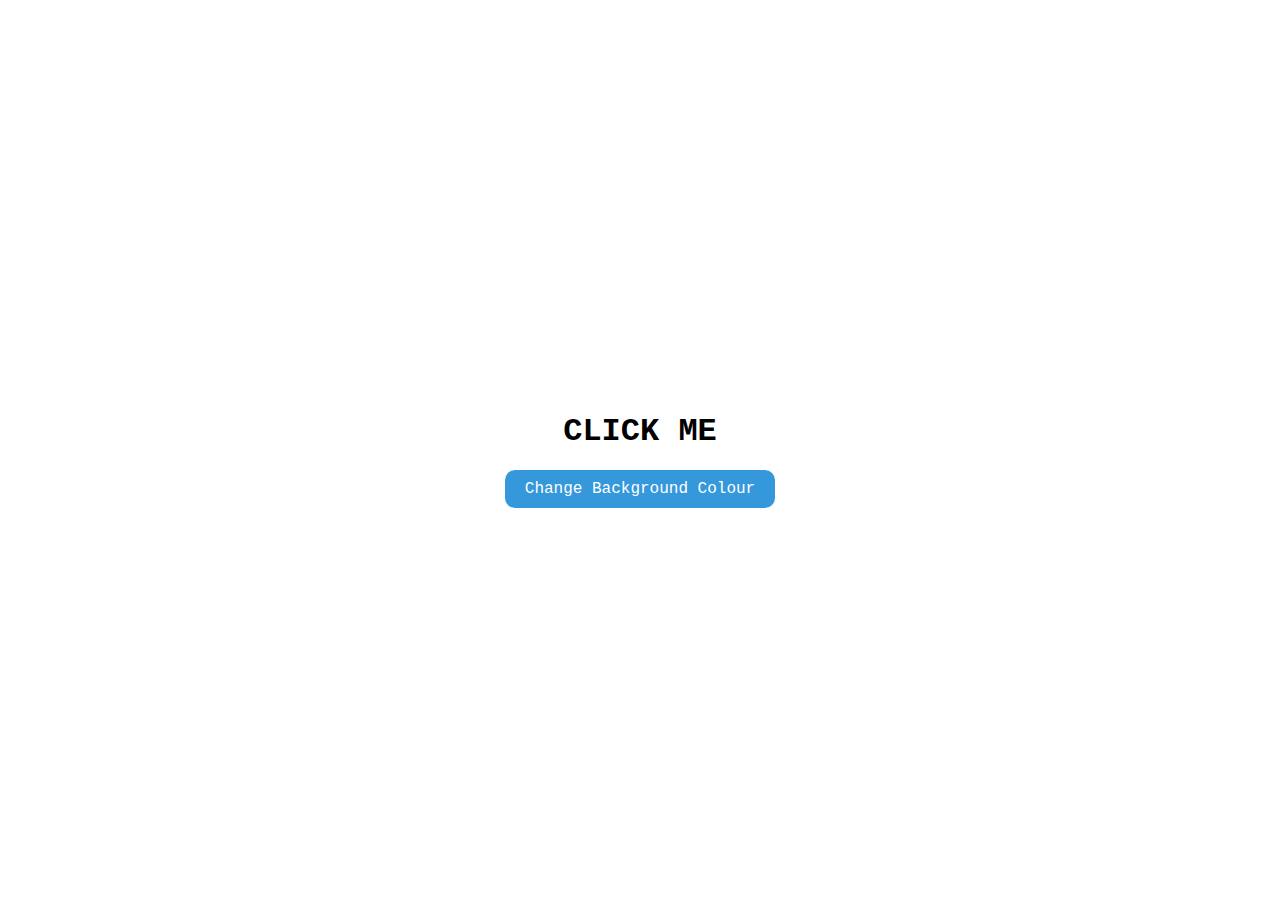
<file: BackgroundColour/index.html>
<!DOCTYPE html>
<html lang="en">

<head>
    <meta charset="UTF-8">
    <meta name="viewport" content="width=device-width, initial-scale=1.0">
    <title>Background Colour</title>
    <link rel="stylesheet" href="style.css">
</head>

<body>
    <div class="container">
        <h1>CLICK ME</h1>
        <button id="changeColourBtn">Change Background Colour</button>
    </div>
    <script src="main.js"></script>
</body>

</html>
</file>
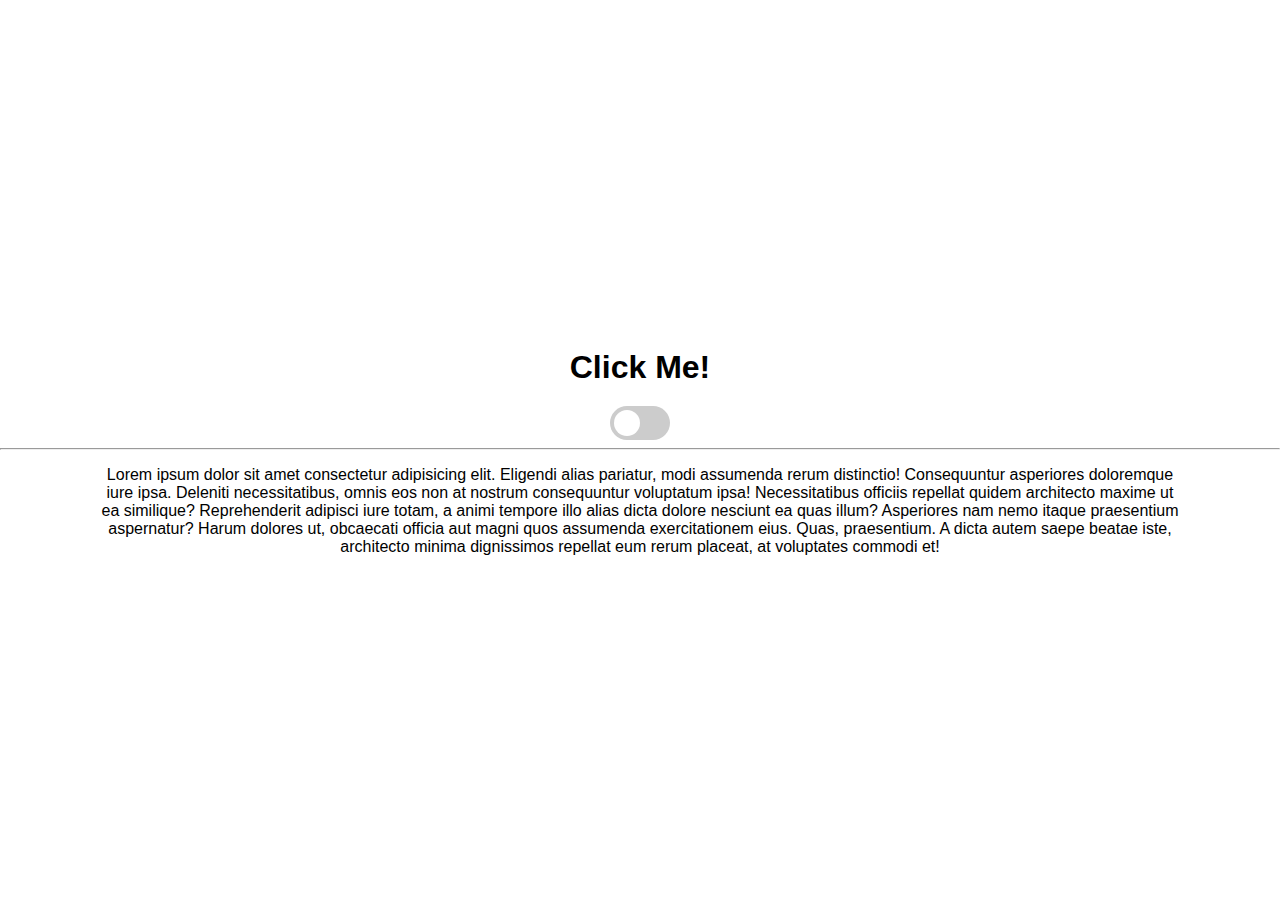
<file: LightDarkToggle/index.html>
<!DOCTYPE html>
<html lang="en">
<head>
    <meta charset="UTF-8">
    <meta name="viewport" content="width=device-width, initial-scale=1.0">
    <title>Light/Dark Mode Toggle</title>
    <link rel="stylesheet" href="style.css">
</head>

<body>
    <div class="container">
        <h1>Click Me!</h1>
        <label class="switch">
            <input type="checkbox" id="toggle-mode">
            <span class="slider"></span>
        </label>
        <hr>
        <p>
            Lorem ipsum dolor sit amet consectetur adipisicing elit. Eligendi alias pariatur, modi assumenda rerum distinctio! Consequuntur asperiores doloremque iure ipsa. Deleniti necessitatibus, omnis eos non at nostrum consequuntur voluptatum ipsa!
        
            Necessitatibus officiis repellat quidem architecto maxime ut ea similique? Reprehenderit adipisci iure totam, a animi tempore illo alias dicta dolore nesciunt ea quas illum? Asperiores nam nemo itaque praesentium aspernatur?
        
            Harum dolores ut, obcaecati officia aut magni quos assumenda exercitationem eius. Quas, praesentium. A dicta autem saepe beatae iste, architecto minima dignissimos repellat eum rerum placeat, at voluptates commodi et!
        </p>
    </div>
    <script src="main.js"></script>
</body>
</html>
</file>
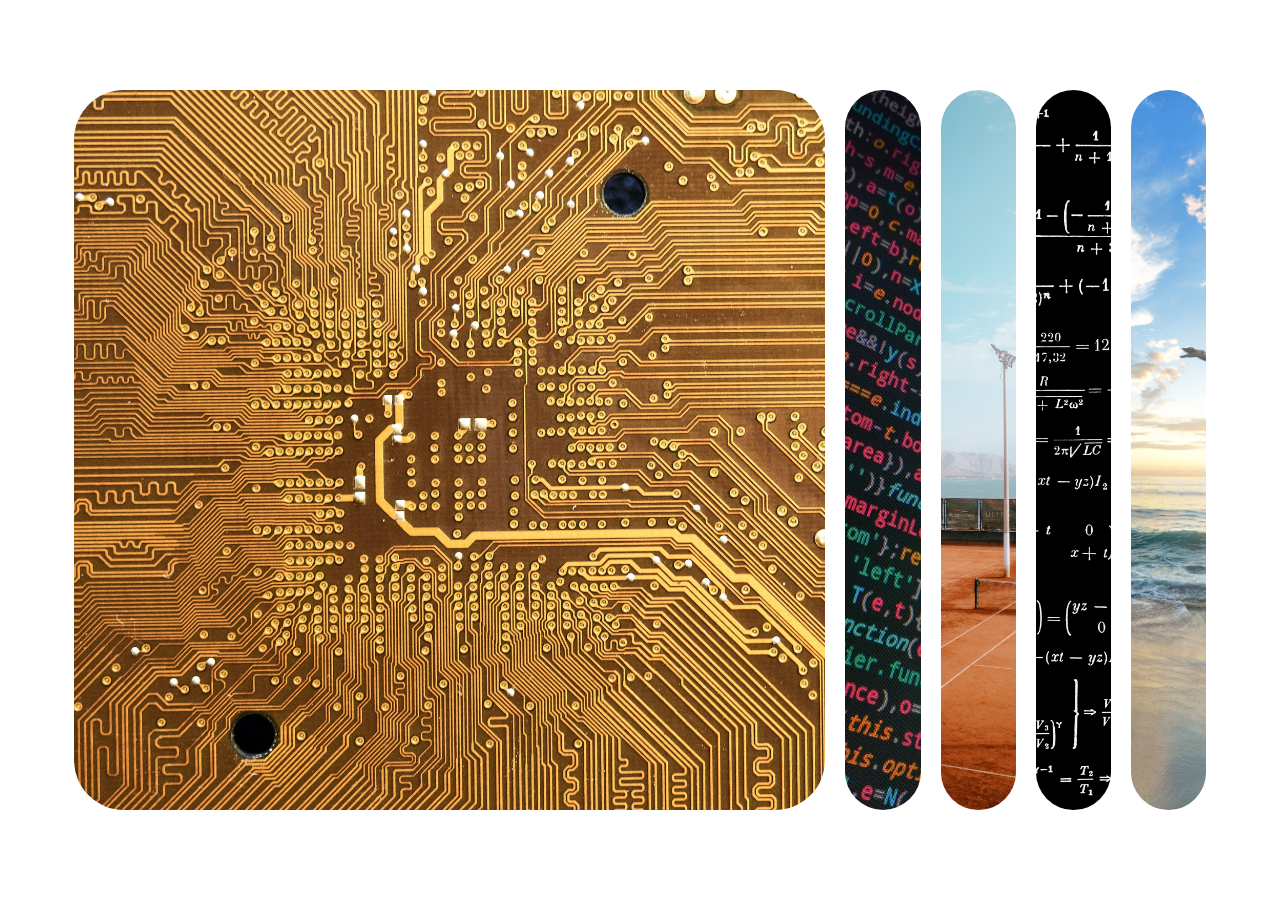
<file: Slideshow/index.html>
<!DOCTYPE html>
<html lang="en">

<head>
    <meta charset="UTF-8" />
    <meta name="viewport" content="width=device-width, initial-scale=1.0" />
    <link rel="stylesheet" href="style.css" />
    <title>Slideshow</title>
</head>

<body>
    <div class="container">
        <div class="panel active"
            style="background-image: url('images/circuit.jpg')">
        </div>
        <div class="panel"
            style="background-image: url('images/code.jpg')">
        </div>
        <div class="panel"
            style="background-image: url('images/tennis.jpg')">
        </div>
        <div class="panel"
            style="background-image: url('images/maths.jpg')">
        </div>
        <div class="panel"
            style="background-image: url('images/beach.jpg')">
        </div>
    </div>

    <script src="main.js"></script>
</body>

</html>
</file>
<file: BackgroundColour/style.css>
body {
    font-family: "Courier New", monospace;
    margin: 0;
    padding: 0;
    transition: background-color 0.5s ease;
}

.container {
    display: flex;
    flex-direction: column;
    align-items: center;
    justify-content: center;
    height: 100vh;
}

h1 {
    margin-bottom: 20px;
}

button {
    font-family: "Courier New", Courier, monospace;
    padding: 10px 20px;
    font-size: 16px;
    background-color: #3498db;
    color: #fff;
    border: none;
    cursor: pointer;
    border-radius: 10px;
    transition: background-color 0.3s ease;
}

button:hover {
    background-color: #2980b9;
}
</file>
<file: LightDarkToggle/style.css>
body {
    font-family: Arial, sans-serif;
    display: flex;
    align-items: center;
    justify-content: center;
    height: 100vh;
    margin: 0;
}

.container {
    text-align: center;
}

h1 {
    margin-bottom: 20px;
}

p {
    margin-left: 100px;
    margin-right: 100px;
}

.switch {
    position: relative;
    display: inline-block;
    width: 60px;
    height: 34px;
}

.switch input {
    opacity: 0;
    width: 0;
    height: 0;
}

.slider {
    position: absolute;
    cursor: pointer;
    top: 0;
    left: 0;
    right: 0;
    bottom: 0;
    background-color: #ccc;
    transition: .4s;
    border-radius: 34px;
}

.slider:before {
    position: absolute;
    content: "";
    height: 26px;
    width: 26px;
    left: 4px;
    bottom: 4px;
    background-color: white;
    transition: .4s;
    border-radius: 50%;
}

body.light-mode {
    background-color: #f0f0f0;
    color: #333;
}

body.dark-mode {
    background-color: #333;
    color: #f0f0f0;
}

.dark-mode .slider {
    background-color: #2196F3;
}

.dark-mode .slider:before {
    transform: translateX(26px);
}
</file>
<file: Slideshow/style.css>
body {
    display: flex;
    align-items: center;
    justify-content: center;
    height: 100vh;
    overflow: hidden;
    margin: 0;
}

.container {
    display: flex;
    width: 90vw;
}

.panel {
    background-size: cover;
    background-position: center;
    background-repeat: no-repeat;
    height: 80vh;
    border-radius: 50px;
    color: #fff;
    cursor: pointer;
    flex: 0.5;
    margin: 10px;
    position: relative;
    transition: 1500ms ease-in;
}

.panel.active {
    flex: 5;
}
</file>
